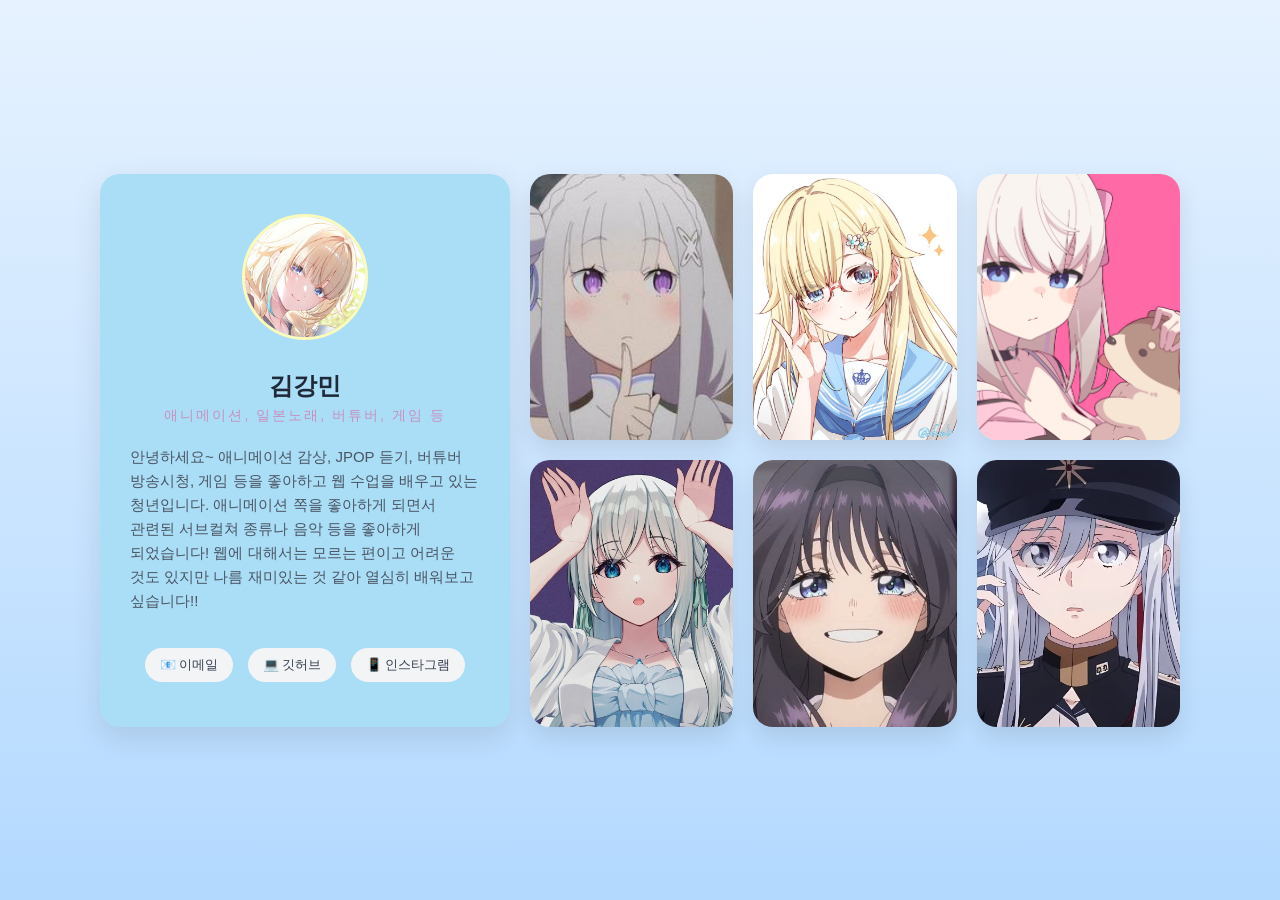
<file: name.html>
<head>
    <link rel="stylesheet" href="./card.css">
</head>
<body>

<div class="bg-animation">
  <svg class="snow-container" xmlns="http://www.w3.org/2000/svg">
    <circle class="snow snow--near" cx="10%" cy="-10" r="4" />
    <circle class="snow snow--mid" cx="30%" cy="-10" r="3" />
    <circle class="snow snow--far" cx="50%" cy="-10" r="2" />
    <circle class="snow snow--near" cx="70%" cy="-10" r="4" />
    <circle class="snow snow--mid" cx="90%" cy="-10" r="3" />
    <circle class="snow snow--near" cx="20%" cy="-10" r="4" />
    <circle class="snow snow--far" cx="40%" cy="-10" r="2" />
    <circle class="snow snow--mid" cx="60%" cy="-10" r="3" />
    <circle class="snow snow--near" cx="85%" cy="-10" r="4" />
  </svg>
</div>

<div class="main-container">
    
    <div class="bg-box">
        <img src="./에마.jpg" alt="프로필 이미지" class="profile-img">
        <div class="name"> 김강민 </div>
        <div class="job-title">애니메이션, 일본노래, 버튜버, 게임 등</div>

        <div class="about-me">
            안녕하세요~ 애니메이션 감상, JPOP 듣기, 버튜버 방송시청, 게임 등을 좋아하고 웹 수업을 배우고 있는 청년입니다.
            애니메이션 쪽을 좋아하게 되면서 관련된 서브컬쳐 종류나 음악 등을 좋아하게 되었습니다!
            웹에 대해서는 모르는 편이고 어려운 것도 있지만 나름 재미있는 것 같아 열심히 배워보고 싶습니다!!
        </div>

        <div>
            <a href="mailto:email@example.com" class="contact-info">📧 이메일</a>
            <a href="https://github.com" target="_blank" class="contact-info">💻 깃허브</a>
            <a href="https://instagram.com" class="contact-info">📱 인스타그램</a>
        </div>
    </div>

    <div class="photo-grid">
        <div class="item">
           <a href="https://youtu.be/84YBqfpCGW8?si=jDHwDdbgy-6Jnqzn" target="_blank">
             <img src="에밀리아2.jpg" alt="사진1">
           </a>
        </div>
        <div class="item">
            <a href="https://youtu.be/Dlo0Pb09HX0?si=619pWWbHcp1ZUvJd" target="_blank">
              <img src="에마2.jpg" alt="사진2">
            </a>
        </div>
        <div class="item">
            <a href="https://youtu.be/8aWrjjBdbts?si=ohreyb9HjMjABsz2" target="_blank">
              <img src="1805329-1.output.png" alt="사진3">
            </a>
        </div>
        <div class="item">
            <a href="https://youtu.be/Nv1dsznzMKw?si=QJFB2VbqBX2gSw3W" target="_blank">
              <img src="나쿠루.jpg" alt="사진4">
            </a>
        </div>
        <div class="item">
            <a href="https://youtu.be/fRNtAxbHA0Y?si=1mSKFMz6PB5HPCNo" target="_blank">
              <img src="카오루코.jpg" alt="사진5">
            </a>
        </div>
        <div class="item">
            <a href="https://youtu.be/YGOX7Tj0dMY?si=r-Lo9tLbPMK24MB4" target="_blank"><img src="레나.jpg" alt="사진6"></a>
        </div>
    </div>

</div>
</body>
</file>
<file: card.css>
body {
  margin: 0;
  display: grid;
  justify-content: center;
  align-items: center;
  height: 100vh;
  font-family: 'Gowun Dodum', sans-serif;
  background-color: #f0f4f8; /* 베이스는 차분한 그레이시 블루 */
  overflow: hidden;
  position: relative;
}

/* 배경 컨테이너 */
.bg-animation {
  position: fixed;
  top: 0;
  left: 0;
  width: 100%;
  height: 100%;
  z-index: -1;
  background: linear-gradient(to bottom, #e6f2ff, #b3d9ff); /* 하늘색 그라데이션 */
  overflow: hidden;
}

.snow-container {
  width: 100%;
  height: 100%;
}

/* 눈송이 기본 스타일 */
.snow {
  fill: white;
  opacity: 0.8;
  animation: fall linear infinite;
}

/* 거리감에 따른 눈송이 크기와 속도 조절 */
.snow--near {
  animation-duration: 7s;
  filter: blur(1px);
}

.snow--mid {
  animation-duration: 12s;
  opacity: 0.5;
  filter: blur(2px);
}

.snow--far {
  animation-duration: 18s;
  opacity: 0.3;
  filter: blur(3px);
}

/* 눈송이마다 시작 지연 시간을 다르게 해서 랜덤하게 내리는 느낌 부여 */
.snow:nth-child(1) { left: 10%; animation-delay: 0s; }
.snow:nth-child(2) { left: 30%; animation-delay: 2s; }
.snow:nth-child(3) { left: 50%; animation-delay: 4s; }
.snow:nth-child(4) { left: 70%; animation-delay: 1s; }
.snow:nth-child(5) { left: 90%; animation-delay: 3s; }
.snow:nth-child(6) { left: 20%; animation-delay: 5s; }
.snow:nth-child(7) { left: 45%; animation-delay: 0.5s; }
.snow:nth-child(8) { left: 65%; animation-delay: 2.5s; }
.snow:nth-child(9) { left: 80%; animation-delay: 4.5s; }

/* ❄️ 아래로 떨어지면서 좌우로 흔들리는 애니메이션 */
@keyframes fall {
  0% {
    transform: translateY(-10vh) translateX(0);
  }
  25% {
    transform: translateY(25vh) translateX(15px);
  }
  50% {
    transform: translateY(50vh) translateX(-15px);
  }
  75% {
    transform: translateY(75vh) translateX(15px);
  }
  100% {
    transform: translateY(110vh) translateX(0);
  }
}



.bg-box{
  background-color: rgb(170, 222, 247);
  width: 350px;
  padding: 40px 30px;
  border-radius: 20px;
  box-shadow: 0 10px 30px rgba(0, 0, 0, 0.1); /* 그림자 효과 */
  text-align: center; /* 카드 안의 모든 요소를 가운데 정렬 */
}

.main-container {
  display: grid;
  grid-template-columns: 350px 1fr; 
  gap: 80px; 
  align-items: stretch; /* ✨ 핵심: 왼쪽과 오른쪽의 높이를 동일하게 맞춤 */
  width: 90%;
  max-width: 1200px;
  margin: 0 auto;
  z-index: 10;
  position: relative;
}

/* 오른쪽 사진 그리드 간격도 살짝 조정 */
.photo-grid {
  display: grid;
  grid-template-columns: repeat(3, 1fr); /* 3열 */
  grid-template-rows: repeat(2, 1fr);    /* 2행 */
  gap: 20px; 
}

.item {
  width: 100%;
  /* height: 200px;  <-- ❌ 기존의 고정 높이는 삭제하거나 주석 처리하세요! */
  height: 100%;      /* ✨ 부모(photo-grid)가 준 높이를 꽉 채웁니다 */
  border-radius: 20px;
  overflow: hidden;
  box-shadow: 0 10px 25px rgba(0,0,0,0.1);
}

.item img {
  width: 100%;
  height: 100%;
  object-fit: cover; /* 사진이 일그러지지 않게 꽉 채움 */
  transition: transform 0.4s ease;
}

.profile-img {
  width: 120px;
  height: 120px;
  border-radius: 50%; /* 50%를 주면 완벽한 원이 됩니다 */
  object-fit: cover;
  margin-bottom: 30px;
  border: 3px solid #fcfbb9; /* 테두리 색상 */
}

.name {
  /* 글자 색상, 크기, 굵기를 변경해보세요 */
  color: #1f2937;
  font-size: 24px;
  font-weight: bold;
  margin-bottom: 5px;
}

.job-title {
  /* 글자 색상을 회색 톤으로 바꾸고 살짝 띄워보세요 */
  color: #c990bf; /* 메인 테마색인 초록색 사용 */
  font-size: 14px;
  letter-spacing: 2px; /* 자간(글자 사이 간격) 넓히기 */
  margin-bottom: 20px;
}

.about-me {
  color: #4b5563;
  font-size: 15px;
  line-height: 1.6; /* 줄 간격 넓혀서 가독성 높이기 */
  margin-bottom: 30px;
  text-align: left; /* 본문만 왼쪽 정렬로 변경 */
  word-break: keep-all; /* 단어 단위로 줄바꿈 (한글 가독성에 좋음) */
}

.contact-info {
  display: inline-block;
  background-color: #f3f4f6;
  color: #374151;
  padding: 8px 15px;
  border-radius: 20px;
  font-size: 13px;
  margin: 5px;
  text-decoration: none; /* 링크 밑줄 제거 */
}

/* 연락처에 마우스 올렸을 때 효과 */
.contact-info:hover {
  background-color: #10b981;
  color: white;
}

/* ✨ 마우스를 올렸을 때 이미지 확대 효과 */
.item:hover img {
  transform: scale(1.1); /* 1.1배 커짐 (숫자를 키우면 더 많이 커져요) */
}

/* 추가 팁: 사진에 마우스를 올렸을 때 약간 밝아지거나 어두워지게 하고 싶다면? */
.item:hover {
  box-shadow: 0 15px 35px rgba(0,0,0,0.2); /* 그림자도 살짝 더 진하게 */
  border-color: rgb(42, 230, 255);        /* 초록 테두리 강조 */
  box-shadow: 0 10px 28px rgb(131, 251, 255);  /* 초록 그림자 */
}
</file>
